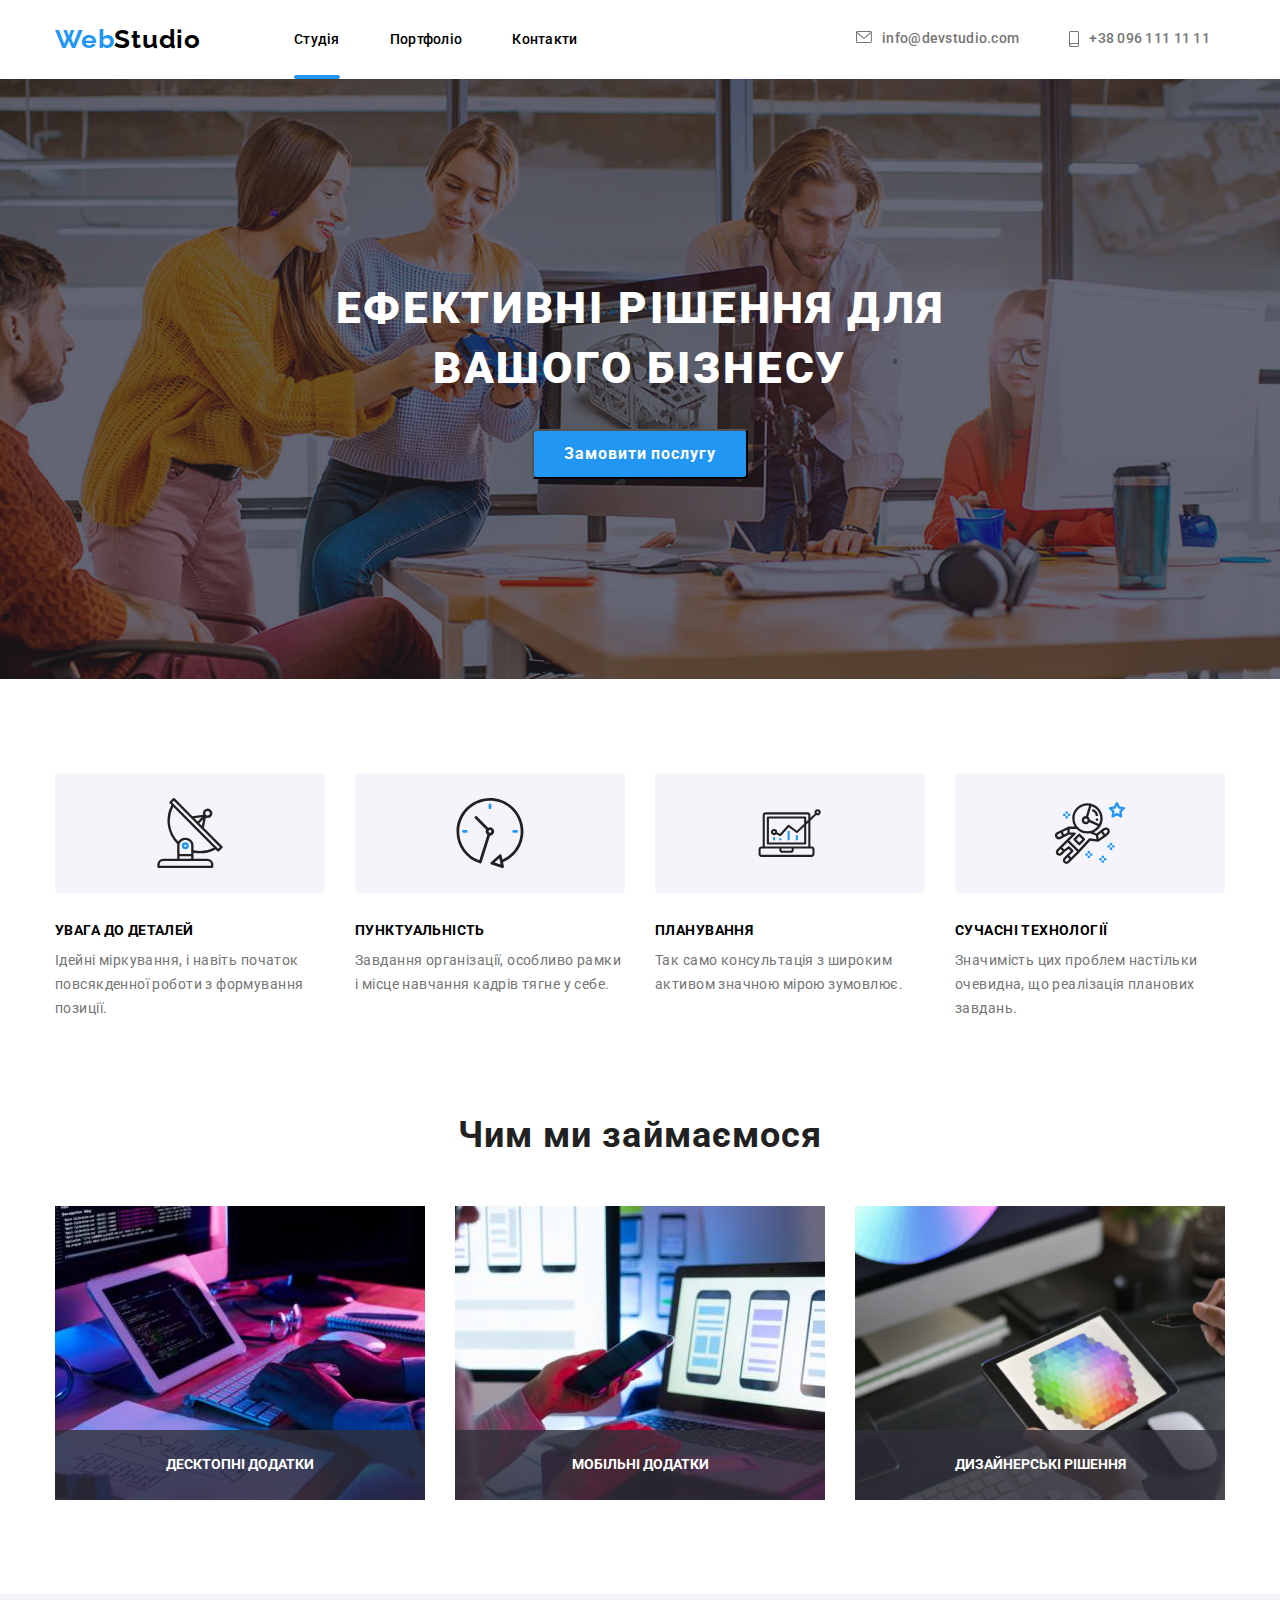
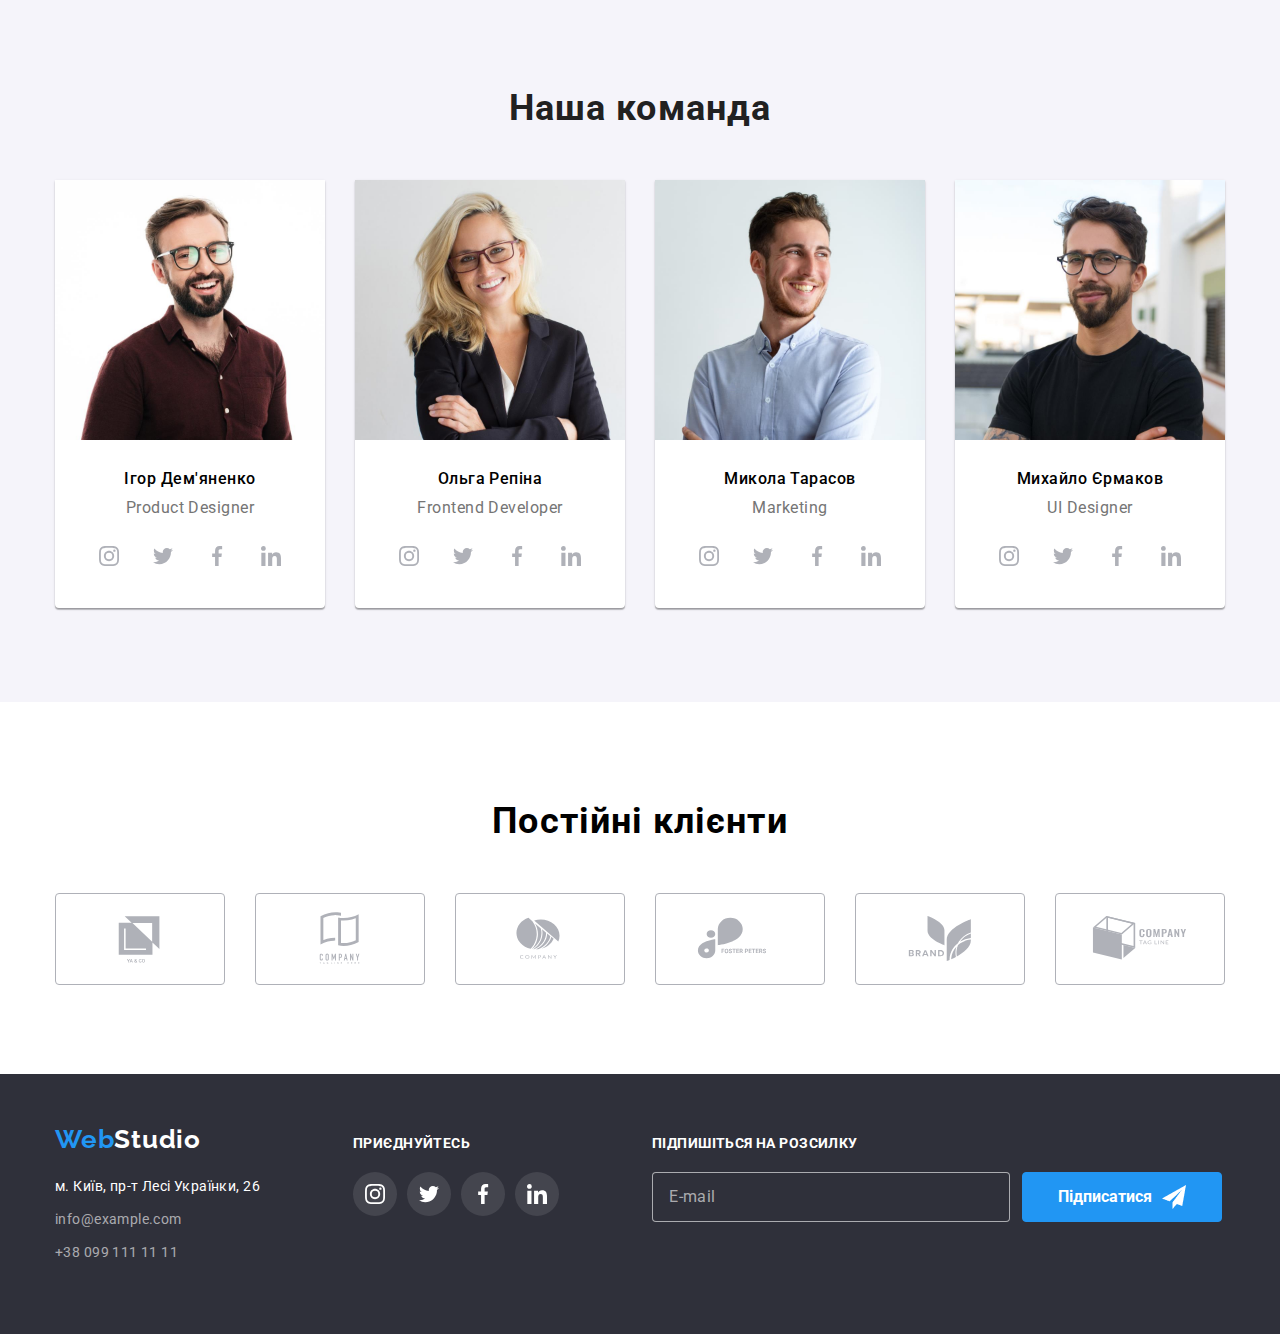
<file: index.html>
<!DOCTYPE html>
<html lang="ukr">
<head>
    <meta charset="UTF-8">
    <meta http-equiv="X-UA-Compatible" content="IE=edge">
    <meta name="viewport" content="width=device-width, initial-scale=1.0">
    <title>WebStudio</title>
    <link rel="preconnect" href="https://fonts.googleapis.com">
    <link rel="preconnect" href="https://fonts.gstatic.com" crossorigin>
    <link href="https://fonts.googleapis.com/css2?family=Raleway:wght@700&family=Roboto:wght@400;500;700;900&display=swap"
        rel="stylesheet">
    <link rel="stylesheet" href="https://cdnjs.cloudflare.com/ajax/libs/modern-normalize/0.6.0/modern-normalize.min.css">
    <link rel="stylesheet" href="https://cdnjs.cloudflare.com/ajax/libs/animate.css/4.1.1/animate.min.css" />
    <link rel="stylesheet" href="./css/styles.css">
</head>
<body>
    <header class="header">
        <div class="container">
            <nav class="header-nav">
                <a href="/" class="header-title link"><span class="header-logo-one">Web</span><span
                        class="header-logo-two">Studio</span></a>
                <ul class="header-list list">
                    <li class="header-item"><a href="./studio.html" class="header-item-link link current">Студія</a></li>
                    <li class="header-item"><a href="./portfolio.html" class="header-item-link link">Портфоліо</a></li>
                    <li class="header-item"><a href="/" class="header-item-link link">Контакти</a></li>
                </ul>
            </nav>
            <div class="header-contact">
                <ul class="header-contacts-list list">
                    <li class="header-contacts-item">
                        <a href="mailto:info@devstudio.com" class="header-item-contacts link"><svg class="icon-one" width="16" height="12"><use href="./images/icons.svg#icon-envelope"></use></svg>info@devstudio.com</a></li>
                    <li class="header-item">
                        <a href="tel:+380961111111" class="header-item-contacts link"><svg class="icon-second" width="10" height="16"><use href="./images/icons.svg#icon-smartphone"></use></svg>+38 096 111 11 11</a></li>
                </ul>
            </div>
        </div>
    </header>
    <main>
        <section class="page-hero overlay">
            <div class="container">
                <h1 class="hero-title">Ефективні рішення для вашого бізнесу</h1>
                <button type="button" class="hero-btn" data-modal-open>Замовити послугу</button>
            </div>
        </section>
        <section class="features">
            <div class="container">
                <ul class="features-list list">
                    <li class="features-item">
                        <a href="" class="features-link"><svg class="features-icon" width="70" height="70"><use href="./images/icons.svg#icon-antenna"></use></svg></a>
                        <h3 class="features-title">Увага до деталей</h3>
                        <p class="features-text">Ідейні міркування, і навіть початок повсякденної роботи з формування позиції.</p>
                    </li>
                    <li class="features-item">
                        <a href="" class="features-link"><svg class="features-icon" width="70" height="70">
                                <use href="./images/icons.svg#icon-clock"></use>
                            </svg></a>
                        <h3 class="features-title">Пунктуальність</h3>
                        <p class="features-text">Завдання організації, особливо рамки і місце навчання кадрів тягне у себе.</p>
                    </li>
                    <li class="features-item">
                        <a href="" class="features-link"><svg class="features-icon" width="70" height="70"><use href="./images/icons.svg#icon-diagram1"></use></svg></a>
                        <h3 class="features-title">Планування</h3>
                        <p class="features-text">Так само консультація з широким активом значною мірою зумовлює.</p>
                    </li>
                    <li class="features-item">
                        <a href="" class="features-link"><svg class="features-icon" width="70" height="70"><use href="./images/icons.svg#icon-astronaut1"></use></svg></a>
                        <h3 class="features-title">Сучасні технології</h3>
                        <p class="features-text">Значимість цих проблем настільки очевидна, що реалізація планових завдань.</p>
                    </li>
                </ul>
            </div>
        </section>
        <section class="gallery">
            <div class="container">
                <h2 class="gallery-title title">Чим ми займаємося</h2>
                <ul class="gallery-list list">
                    <li class="gallery-item">
                        <div class="description">
                            <img src="./images/image.box.1.jpg" alt="photo" width="370">
                            <p class="top-text">Десктопні додатки</p>
                        </div>
                    </li>
                    <li class="gallery-item">
                        <div class="description">
                            <img src="./images/image.box.2.jpg" alt="photo" width="370">
                          <p class="top-text">Мобільні додатки</p>
                        </div>
                    </li>
                    <li class="gallery-item">
                        <div class="description">
                            <img src="./images/image.box.3.jpg" alt="photo" width="370">
                        <p class="top-text">Дизайнерські рішення</p>
                    </div>
                </li>
                </ul>
            </div>
        </section>
        <section class="team-section">
            <div class="container">
                <h2 class="team-title title">Наша команда</h2>
                    <ul class="team-list list">
                        <div class="box">
                          <li class="team-item">
                            <img src="./images/image_team1.jpg" alt="team-member" width="270">
                            <div class="team-member">
                                <h3 class="team-aftertitle">Ігор Дем'яненко</h3>
                                <p class="team-text">Product Designer</p>
                                <ul class="team-soc list">
                                    <li class="team-soc-items"><a href="" class="team-soc-link"><svg class="team-soc-icon" width="20" height="20">
                                        <use href="./images/icons.svg#icon-instagram"></use></svg></a></li>
                                    <li class="team-soc-items"><a href="" class="team-soc-link"><svg class="team-soc-icon" width="20" height="20"><use href="./images/icons.svg#icon-twitter"></use></svg></a></li>
                                    <li class="team-soc-items"><a href="" class="team-soc-link"><svg class="team-soc-icon" width="20" height="20"><use href="./images/icons.svg#icon-facebook"></use></svg></a></li>
                                    <li class="team-soc-items"><a href="" class="team-soc-link"><svg class="team-soc-icon" width="20" height="20"><use href="./images/icons.svg#icon-linkedin"></use></svg></a></li>
                                </ul>
                            </div>
                        </li>
                    </div>
                       <div class="box">
                        <li class="team-item">
                            <img src="./images/image_team2.jpg" alt="team-member" width="270">
                            <div class="team-member">
                                <h3 class="team-aftertitle">Ольга Репіна</h3>
                                <p class="team-text">Frontend Developer</p>
                                <ul class="team-soc list">
                                    <li class="team-soc-items"><a href="" class="team-soc-link"><svg class="team-soc-icon" width="20" height="20">
                                        <use href="./images/icons.svg#icon-instagram"></use>
                                    </svg></a></li>
                                    <li class="team-soc-items"><a href="" class="team-soc-link"><svg class="team-soc-icon" width="20" height="20">
                                        <use href="./images/icons.svg#icon-twitter"></use>
                                    </svg></a></li>
                                    <li class="team-soc-items"><a href="" class="team-soc-link"><svg class="team-soc-icon" width="20" height="20">
                                        <use href="./images/icons.svg#icon-facebook"></use>
                                    </svg></a></li>
                                    <li class="team-soc-items"><a href="" class="team-soc-link"><svg class="team-soc-icon" width="20" height="20">
                                        <use href="./images/icons.svg#icon-linkedin"></use>
                                    </svg></a></li>
                                </ul>
                            </div>
                        </li>
                    </div> 
                        <div class="box">
                            <li class="team-item">
                            <img src="./images/image_team3.jpg" alt="team-member" width="270">
                            <div class="team-member">
                                <h3 class="team-aftertitle">Микола Тарасов</h3>
                                <p class="team-text">Marketing</p>
                                <ul class="team-soc list">
                                    <li class="team-soc-items"><a href="" class="team-soc-link"><svg class="team-soc-icon" width="20" height="20">
                                        <use href="./images/icons.svg#icon-instagram"></use>
                                    </svg></a></li>
                                    <li class="team-soc-items"><a href="" class="team-soc-link"><svg class="team-soc-icon" width="20" height="20">
                                        <use href="./images/icons.svg#icon-twitter"></use>
                                    </svg></a></li>
                                    <li class="team-soc-items"><a href="" class="team-soc-link"><svg class="team-soc-icon" width="20" height="20">
                                        <use href="./images/icons.svg#icon-facebook"></use>
                                    </svg></a></li>
                                    <li class="team-soc-items"><a href="" class="team-soc-link"><svg class="team-soc-icon" width="20" height="20">
                                        <use href="./images/icons.svg#icon-linkedin"></use>
                                    </svg></a></li>
                                </ul>
                            </div>
                        </li></div>
                        <div class="box"><li class="team-item">
                            <img src="./images/image_team4.jpg" alt="team-member" width="270">
                            <div class="team-member">
                                <h3 class="team-aftertitle">Михайло Єрмаков</h3>
                                <p class="team-text">UI Designer</p>
                                <ul class="team-soc list">
                                    <li class="team-soc-items"><a href="" class="team-soc-link"><svg class="team-soc-icon" width="20" height="20">
                                        <use href="./images/icons.svg#icon-instagram"></use>
                                    </svg></a></li>
                                    <li class="team-soc-items"><a href="" class="team-soc-link"><svg class="team-soc-icon" width="20" height="20">
                                        <use href="./images/icons.svg#icon-twitter"></use>
                                    </svg></a></li>
                                    <li class="team-soc-items"><a href="" class="team-soc-link"><svg class="team-soc-icon" width="20" height="20">
                                        <use href="./images/icons.svg#icon-facebook"></use>
                                    </svg></a></li>
                                    <li class="team-soc-items"><a href="" class="team-soc-link"><svg class="team-soc-icon" width="20" height="20">
                                        <use href="./images/icons.svg#icon-linkedin"></use>
                                    </svg></a></li>
                                </ul>
                            </div>
                        </li>
                    </div>
                </ul>
            </div>
        </section>
        <section class="clients">
            <div class="container">
                <h2 class="clients-title title">Постійні клієнти</h2>
                <div class="logos">
                    <ul class="clients-list list"></li>
                    <li class="clients-item"><a href="" class="clients-link"><svg class="clients-logo" width="106" height="60"><use href="./images/icons.svg#icon-logo"></use></svg></a></li>
                    <li class="clients-item"><a href="" class="clients-link"><svg class="clients-logo" width="106" height="60"><use href="./images/icons.svg#icon-logo-1"></use></svg></a></li>
                    <li class="clients-item"><a href="" class="clients-link"><svg class="clients-logo" width="106" height="60"><use href="./images/icons.svg#icon-logo-2"></use></svg></a></li>
                    <li class="clients-item"><a href="" class="clients-link"><svg class="clients-logo" width="106" height="60"><use href="./images/icons.svg#icon-logo-3"></use></svg></a></li>
                    <li class="clients-item"><a href="" class="clients-link"><svg class="clients-logo" width="106" height="60"><use href="./images/icons.svg#icon-logo-4"></use></svg></a></li>
                    <li class="clients-item"><a href="" class="clients-link"><svg class="clients-logo" width="106" height="60"><use href="./images/icons.svg#icon-logo-5"></use></svg></a></li>
                </ul>
                </div>
            </div>
        </section>
    </main>
        <footer class="footer page-footer">
            <div class="footer-c container">
                <div class="footer-first-part">
                    <a href="/" class="footer-title link"><span class="footer-logo-one">Web</span><span
                            class="footer-logo-two">Studio</span></a>
                    <address class="footer">
                        <div class="footer-address"><a href="https://goo.gl/maps/sLQ37TiBZNqdjhqi6" target="_blank"
                                rel="noopener noreferrer nofollow" class="footer-link link">м. Київ, пр-т Лесі Українки, 26</a>
                        </div>
                        <ul class="footer-list list">
                            <li class="footer-item"><a href="mailto:info@example.com"
                                    class="footer-contacts link">info@example.com</a></li>
                            <li class="footer-item"><a href="tel:+380991111111" class="footer-contacts link">+38 099 111 11
                                    11</a>
                            </li>
                        </ul>
                    </address>
                </div>
                <div class="footer-second-part">
                    <h3 class="footer-soc-title">ПРИєднуйтесь</h3>
                    <ul class="footer-soc list">
                        <li class="footer-soc-item"><a href="" class="footer-soc-link"><svg class="footer-soc-icon" width="20"
                                    height="20">
                                    <use href="./images/icons.svg#icon-instagram"></use>
                                </svg></a></li>
                        <li class="footer-soc-item"><a href="" class="footer-soc-link"><svg class="footer-soc-icon" width="20"
                                    height="20">
                                    <use href="./images/icons.svg#icon-twitter"></use>
                                </svg></a></li>
                        <li class="footer-soc-item"><a href="" class="footer-soc-link"><svg class="footer-soc-icon" width="20"
                                    height="20">
                                    <use href="./images/icons.svg#icon-facebook"></use>
                                </svg></a></li>
                        <li class="footer-soc-item"><a href="" class="footer-soc-link"><svg class="footer-soc-icon" width="20"
                                    height="20">
                                    <use href="./images/icons.svg#icon-linkedin"></use>
                                </svg></a></li>
                    </ul>
                </div>
                <div class="subscribe-field">
                    <h3 class="subscribe-title">Підпишіться на розсилку</h3>
                    <form class="subscribe-form">
                        <input type="email" name="subscribe-email" class="subscribe-input" placeholder="E-mail">
                        <button type="submit" class="subscribe-btn">Підписатися</button>
                    </form>
                </div>
            </div>
        </footer>
<div class="backdrop is-hidden" data-modal>
    <div class="modal">
        <button type="button" class="modal-close" data-modal-close><svg class="modal-icon" width="11" height="11"><use href="./images/icons.svg#icon-vector"></use></svg></button>
        <p class="modal-title">Залиште свої дані, ми вам передзвонимо</p>
        <form class="modal-form">
            <div class="input-field">
             <label for="user-name" class="input-title">Ім'я</label>
             <div class="input-wrap">
                <input type="text" class="form-input" name="user-name" id="user-name">
                <svg class="input-icon" width="18" height="18"><use href="./images/icons.svg#icon-person"></use></svg>
             </div>
            </div>
            <div class="input-field">
                <label for="user-tel" class="input-title">Телефон</label>
                <div class="input-wrap">
                    <input type="tel" class="form-input" name="user-tel" id="user-tel">
                    <svg class="input-icon" width="18" height="18">
                        <use href="./images/icons.svg#icon-phone"></use>
                    </svg>
                </div>
            </div>
            <div class="input-field">
                <label for="user-email" class="input-title">Пошта</label>
                <div class="input-wrap">
                    <input type="email" class="form-input" name="user-email" id="user-email">
                    <svg class="input-icon" width="18" height="18">
                        <use href="./images/icons.svg#icon-email"></use>
                    </svg>
                </div>
            </div>
            <div class="input-f">
                <label for="user-comment" class="input-title">Коментар</label>
<textarea name="user-comment" id="user-comment" class="modal-text" placeholder="Введіть текст">Введіть текст</textarea>
            </div>
            <div class="checkbox-policy">
               <label class="label">
                <input 
              type="checkbox" 
              class="checkbox"
              name="user-policy" 
              value="true"/>
            <span class="checkbox-icon"></span>
            <span class="checkbox-text">Погоджуюся з розсилкою та приймаю</span>
            <span class="checkbox-link">Умови договору</span>
            </label>
            </div>
            <div class="btn"><button type="submit" class="modal-btn">Відправити</button></div>
        </form>
    </div>
</div>
<script src="./js/modal.js"></script>
</body>
</html>
</file>
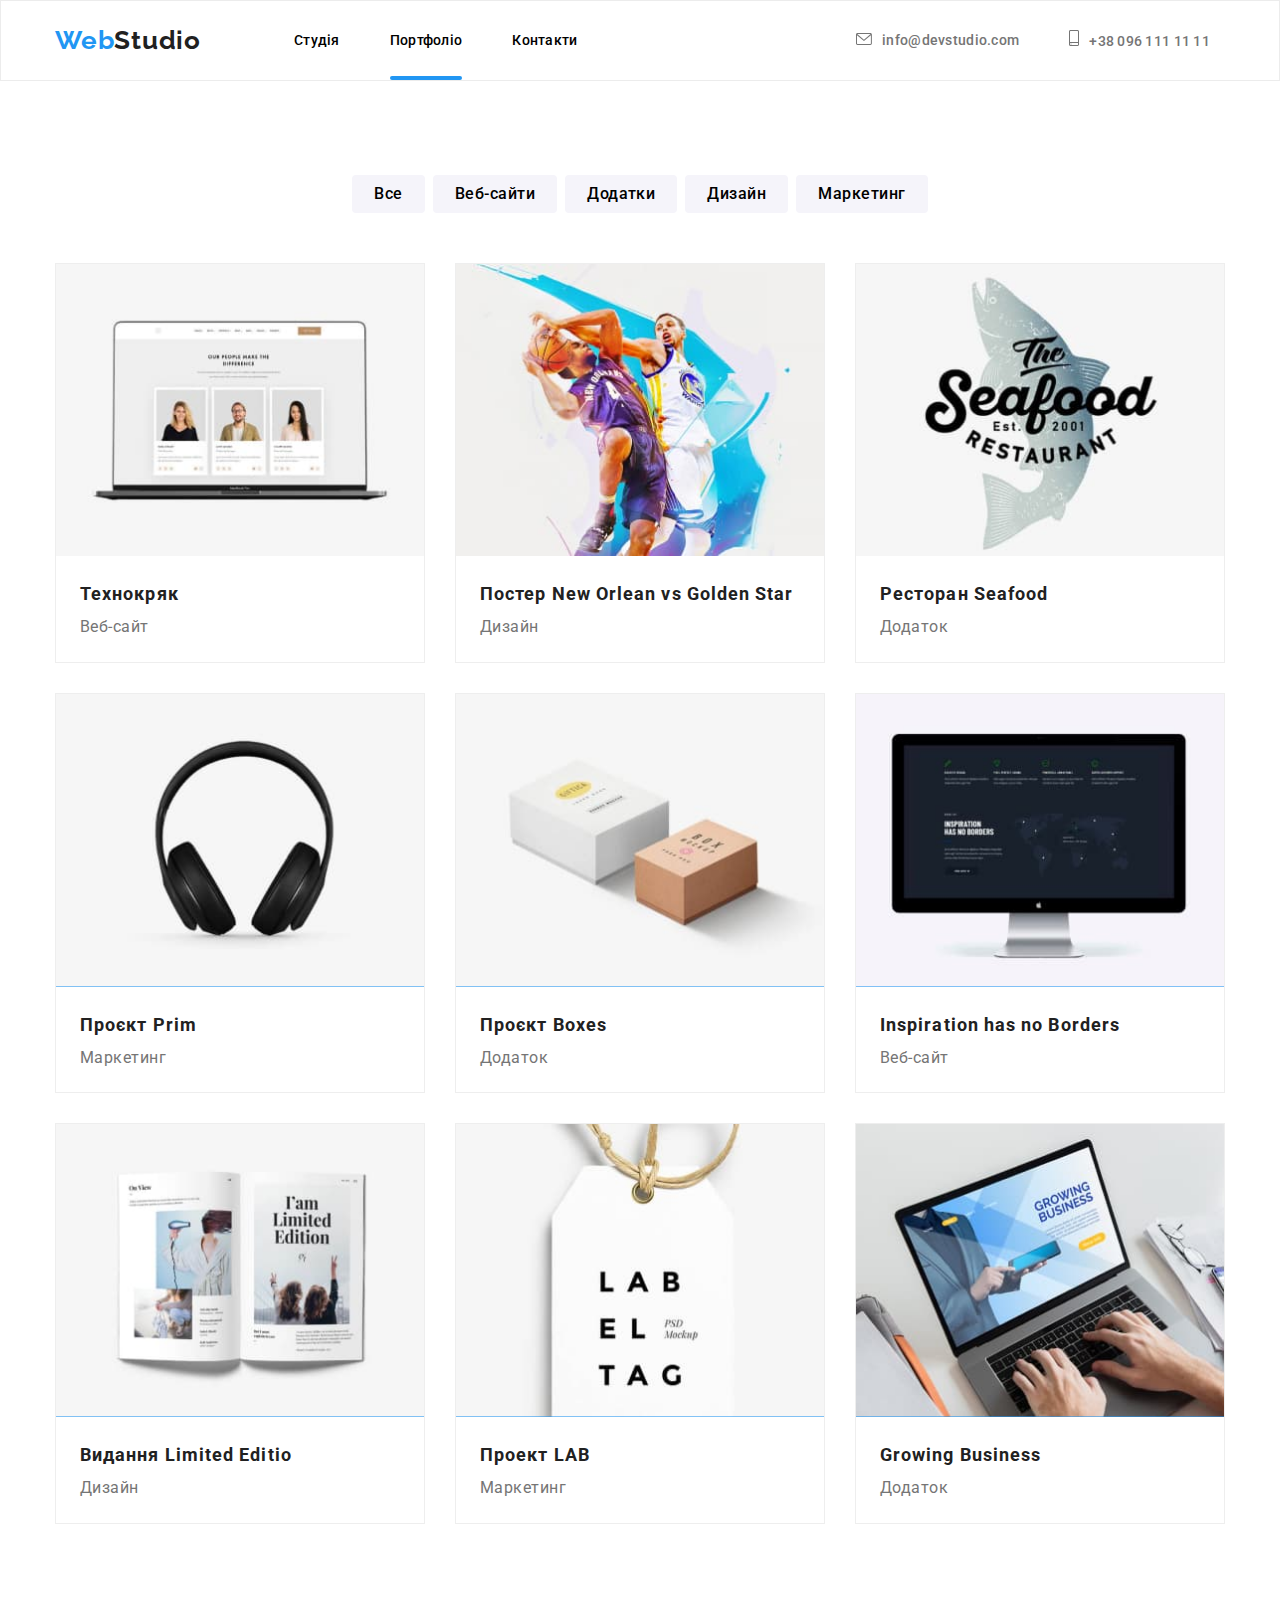
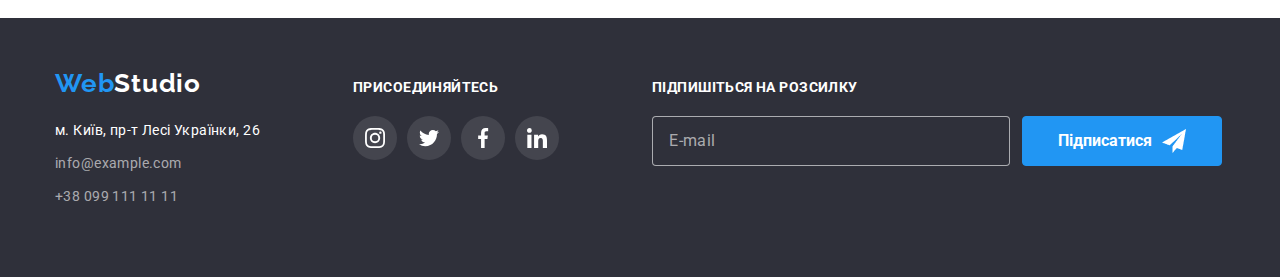
<file: portfolio.html>
<!DOCTYPE html>
<html lang="ukr">
<head>
    <meta charset="UTF-8">
    <meta http-equiv="X-UA-Compatible" content="IE=edge">
    <meta name="viewport" content="width=device-width, initial-scale=1.0">
    <title>WebStudio</title>
    <link rel="preconnect" href="https://fonts.googleapis.com">
    <link rel="preconnect" href="https://fonts.gstatic.com" crossorigin>
    <link href="https://fonts.googleapis.com/css2?family=Raleway:wght@700&family=Roboto:wght@400;500;700;900&display=swap"
        rel="stylesheet">
    <link rel="stylesheet" href="https://cdnjs.cloudflare.com/ajax/libs/modern-normalize/0.6.0/modern-normalize.min.css">
    <link rel="stylesheet" href="https://cdnjs.cloudflare.com/ajax/libs/animate.css/4.1.1/animate.min.css" />
    <link href="https://unpkg.com/aos@2.3.1/dist/aos.css" rel="stylesheet">
    <link rel="stylesheet" href="./css/portfolio.css">
</head>
<body>
    <header class="header">
        <div class="container">
            <nav class="header-nav">
                <a href="./index.html" class="header-title link"><span class="header-logo-one">Web</span><span
                        class="header-logo-two">Studio</span></a>
                <ul class="header-list list">
                    <li class="header-item"><a href="./index.html" class="header-item-link link">Студія</a></li>
                    <li class="header-item"><a href="./portfolio.html" class="header-item-link link current">Портфоліо</a></li>
                    <li class="header-item"><a href="/" class="header-item-link link">Контакти</a></li>
                </ul>
            </nav>
            <div class="header-contact">
                <ul class="header-list list">
                    <li class="header-item">
                    <a href="mailto:info@devstudio.com" class="header-item-contacts link" class="icon-envelop"><svg class="icon-envelop" width="16" height="12"><use href="./images/icons.svg#icon-envelope"></use></svg>info@devstudio.com</a>
                    </li>
                    <li class="header-item">
                    <a href="tel:+380961111111" class="header-item-contacts link"><svg class="icon-smartphone" width="10" height="16">
                        <use href="./images/icons.svg#icon-smartphone"></use>
                    </svg>+38 096 111 11 11</a></li>
                </ul>
            </div>
        </div>
    </header>
    <main>
        <section class="works">
           <div class="container">
            <h1 hidden>projects</h1>
             <div class="btn">
                <ul class="works-filter-list list">
                <li class="works-filter-item"><button type="button" class="works-filter-btn">Все</button></li>
                <li class="works-filter-item"><button type="button" class="works-filter-btn">Веб-сайти</button></li>
                <li class="works-filter-item"><button type="button" class="works-filter-btn">Додатки</button></li>
                <li class="works-filter-item"><button type="button" class="works-filter-btn">Дизайн</button></li>
                <li class="works-filter-item"><button type="button" class="works-filter-btn">Маркетинг</button></li>
            </ul>
        </div>
            <div class="examples">
                <ul class="works-examples-list list">
                    <li class="works-examples-item">
                        <article class="card">
                            <div class="card-thumb"><img src="./img-portfolio/img-a.jpg" alt="projects" width="370">
                                <p class="text-top">Ресурс пропонує комплексні пропозиції з різним рівнем функціоналу та сервісів. Все це дозволить
                                    відвідувачу отримати
                                    вичерпні відомості про компанію чи приватну особу.</p>
                            </div>
                            <div class="description">
                                <h2 class="works-title">Технокряк</h2>
                                <p class="works-text">Веб-сайт</p>
                            </div>
                        </article>
                    </li>
                    <li class="works-examples-item">
                        <article class="card">
                            <div class="card-thumb"><img src="./img-portfolio/img-b.jpg" alt="projects" width="370">
                                <p class="text-top">Ресурс пропонує комплексні пропозиції з різним рівнем функціоналу та сервісів. Все це дозволить
                                    відвідувачу отримати
                                    вичерпні відомості про компанію чи приватну особу.</p>
                            </div>
                            <div class="description">
                                <h2 class="works-title">Постер New Orlean vs Golden Star</h2>
                                <p class="works-text">Дизайн</p>
                            </div>
                        </article>
                    </li>
                    <li class="works-examples-item">
                        <article class="card">
                            <div class="card-thumb"><img src="./img-portfolio/img-c.jpg" alt="projects" width="370">
                                <p class="text-top">Ресурс пропонує комплексні пропозиції з різним рівнем функціоналу та сервісів. Все це дозволить
                                    відвідувачу отримати
                                    вичерпні відомості про компанію чи приватну особу.</p>
                            </div>
                            <div class="description">
                                <h2 class="works-title">Ресторан Seafood</h2>
                                <p class="works-text">Додаток</p>
                            </div>
                        </article>
                    </li>
                    <li class="works-examples-item">
                        <article class="card">
                            <div class="card-thumb"><img src="./img-portfolio/img-d.jpg" alt="projects" width="370">
                                <p class="text-top">Ресурс пропонує комплексні пропозиції з різним рівнем функціоналу та сервісів. Все це дозволить
                                    відвідувачу отримати
                                    вичерпні відомості про компанію чи приватну особу.</p>
                            </div>
                            <div class="description">
                                <h2 class="works-title">Проєкт Prim</h2>
                                <p class="works-text">Маркетинг</p>
                            </div>
                        </article>
                    </li>
                    <li class="works-examples-item">
                        <article class="card">
                            <div class="card-thumb"><img src="./img-portfolio/img-e.jpg" alt="projects" width="370">
                                <p class="text-top">Ресурс пропонує комплексні пропозиції з різним рівнем функціоналу та сервісів. Все це дозволить
                                    відвідувачу отримати
                                    вичерпні відомості про компанію чи приватну особу.</p>
                            </div>
                            <div class="description">
                                <h2 class="works-title">Проєкт Boxes</h2>
                                <p class="works-text">Додаток</p>
                            </div>
                        </article>
                    </li>
                    <li class="works-examples-item">
                        <article class="card">
                            <div class="card-thumb"><img src="./img-portfolio/img-f.jpg" alt="projects" width="370">
                                <p class="text-top">Ресурс пропонує комплексні пропозиції з різним рівнем функціоналу та сервісів. Все це дозволить
                                    відвідувачу отримати
                                    вичерпні відомості про компанію чи приватну особу.</p>
                            </div>
                            <div class="description">
                                <h2 class="works-title">Inspiration has no Borders</h2>
                                <p class="works-text">Веб-сайт</p>
                            </div>
                        </article>
                    </li>
                    <li class="works-examples-item">
                        <article class="card">
                            <div class="card-thumb"><img src="./img-portfolio/img-g.jpg" alt="projects" width="370">
                                <p class="text-top">Ресурс пропонує комплексні пропозиції з різним рівнем функціоналу та сервісів. Все це дозволить відвідувачу отримати
                                вичерпні відомості про компанію чи приватну особу.</p>
                            </div>
                            <div class="description">
                                <h2 class="works-title">Видання Limited Editio</h2>
                                <p class="works-text">Дизайн</p>
                            </div>
                        </article>
                    </li>
                    <li class="works-examples-item">
                        <article class="card">
                            <div class="card-thumb"><img src="./img-portfolio/img-h.jpg" alt="projects" width="370">
                            <p class="text-top">Ресурс пропонує комплексні пропозиції з різним рівнем функціоналу та сервісів. Все це дозволить
                                відвідувачу отримати вичерпні відомості про компанію чи приватну особу.</p></div>
                            <div class="description">
                                <h2 class="works-title">Проект LAB</h2>
                                <p class="works-text">Маркетинг</p>
                            </div>
                        </article>
                    </li>
                    <li class="works-examples-item">
                        <article class="card">
                            <div class="card-thumb"><img src="./img-portfolio/img-j.jpg" alt="projects" width="370"><p class="text-top">Ресурс пропонує комплексні пропозиції з різним рівнем функціоналу та сервісів. Все це дозволить
                                відвідувачу отримати вичерпні відомості про компанію чи приватну особу.</p></div>
                            <div class="description">
                                <h2 class="works-title">Growing Business</h2>
                                <p class="works-text">Додаток</p>
                            </div>
                        </article>
                    </li>
                </ul>
            </div>
        </div>
    </section>
</main>
    <footer class="footer page-footer">
        <div class="footer-c container">
            <div class="footer-first-part">
                <a href="/" class="footer-title link"><span class="footer-logo-one">Web</span><span
                        class="footer-logo-two">Studio</span></a>
                <address class="footer">
                    <div class="footer-address"><a href="https://goo.gl/maps/sLQ37TiBZNqdjhqi6" target="_blank"
                            rel="noopener noreferrer nofollow" class="footer-link link">м. Київ, пр-т Лесі Українки, 26</a>
                    </div>
                    <ul class="footer-list list">
                        <li class="footer-item"><a href="mailto:info@example.com" class="footer-contacts link">info@example.com</a></li>
                        <li class="footer-item"><a href="tel:+380991111111" class="footer-contacts link">+38 099 111 11 11</a>
                        </li>
                    </ul>
                </address>
            </div>
            <div class="footer-second-part">
                <h3 class="footer-soc-title">ПРИСОЕДИНЯЙТЕСЬ</h3>
                <ul class="footer-soc list">
                    <li class="footer-soc-item"><a href="" class="footer-soc-link"><svg class="footer-soc-icon" width="20" height="20">
                                <use href="./images/icons.svg#icon-instagram"></use>
                            </svg></a></li>
                    <li class="footer-soc-item"><a href="" class="footer-soc-link"><svg class="footer-soc-icon" width="20" height="20">
                                <use href="./images/icons.svg#icon-twitter"></use>
                            </svg></a></li>
                    <li class="footer-soc-item"><a href="" class="footer-soc-link"><svg class="footer-soc-icon" width="20" height="20">
                                <use href="./images/icons.svg#icon-facebook"></use>
                            </svg></a></li>
                    <li class="footer-soc-item"><a href="" class="footer-soc-link"><svg class="footer-soc-icon" width="20" height="20">
                                <use href="./images/icons.svg#icon-linkedin"></use>
                            </svg></a></li>
                </ul>
            </div>
            <div class="subscribe-field">
                <h3 class="subscribe-title">Підпишіться на розсилку</h3>
                <form class="subscribe-form">
                <input 
                type="email" 
                name="subscribe-email" 
                class="subscribe-input" 
                placeholder="E-mail">
               <button type="submit" class="subscribe-btn">Підписатися</button>
            </form>
          </div>
        </div>
    </footer>
    <script src="https://unpkg.com/aos@2.3.1/dist/aos.js"></script>
    <script>
        AOS.init();
    </script>
</body>
</html>
</file>
<file: css/styles.css>
:root {
    --accent-color: #2196F3;
    --main-title-color: #FFFFFF;
    --second-title-color: #000000;
    --text-color: #757575;
    --btn-color: #FFFFFF;
}

html {
    box-sizing: border-box;
}

*,
*::before,
*::after {
    box-sizing: inherit;
}

body {
font-family: Roboto, sans-serif;
color: #000000;
margin: 0%;
}

p,
h1,
h2,
h3,
h4,
h5,
h6,
ul {
    margin: 0;
    padding: 0;
}
.container {
    width: 1200px;
    margin-left: auto;
    margin-right: auto;
    padding-left: 15px;
    padding-right: 15px;

}

.list {
    margin: 0;
    padding: 0;
    list-style: none
}
.link {
    text-decoration: none;
}

.title {
    font-weight: 700;
    font-size: 36px;
    line-height: 1.16;
    letter-spacing: 0.03em;
    color: var(--second-title-color);
}

 /*--HEADER--*/

.header {
    background-color: var(--main-title-color);
}

.header 
.container {
    display: flex;
}

.header-nav {
    display: flex;
}

.header-title {
font-family: 'Raleway', sans-serif;
font-style: normal;
font-weight: 700;
font-size: 26px;
line-height: 1.19;
letter-spacing: 0.03em;
padding-top: 24px;
padding-bottom: 24px;
margin-right: 93px;

}

.header-logo-one {
font-family: 'Raleway', sans-serif;
font-style: normal;
font-weight: 700;
font-size: 26px;
line-height: 1.19;   
letter-spacing: 0.03em;  
color: var(--accent-color);
}

.header-logo-two {
font-family: 'Raleway', sans-serif;
font-style: normal;
font-weight: 700;
font-size: 26px;
line-height: 1.19;   
letter-spacing: 0.03em;  
color: var(--second-title-color);

}

.header-list {
    display: flex;
    align-items: center;
}

.header-item:not(:last-child) {
    margin-right: 50px;
}

.header-item-link {
position: relative;
font-weight: 500;
font-size: 14px;
line-height: 1.14;
letter-spacing: 0.02em;
color: var(--second-title-color);
padding-top: 32px;
padding-bottom: 32px;

transition-property: color;
transition-duration: 250ms;
transition-timing-function: cubic-bezier(0.4, 0, 0.2, 1);

}

.header-item-link:hover,
.header-item-link:focus {
    color: #2196F3;

}

.header-item-link.current::after {
    content: '';
    position: absolute;
    display: block;
    width: 100%;
    height: 4px;
    background-color: #2196F3;
    bottom: 0;
    border-radius: 2px;
    

    transition-property: color;
    transition-duration: 250ms;
    transition-timing-function: cubic-bezier(0.4, 0, 0.2, 1);
 
}




.header-contact {
    display: flex;
    align-items: center;
    margin-left: auto;
    column-gap: 50px;
    margin-right: 15px;
}

.header-contacts-list{
    display: flex;
    margin-left: auto;
    align-items: center;
}

.header-contacts-item:not(:last-child) {
    margin-right: 50px;
}

.header-item-contacts {
display: flex;
font-weight: 500;
font-size: 14px;
line-height: 1.14;
letter-spacing: 0.02em;
color: var(--text-color);

transition-property: color;
transition-duration: 250ms;
transition-timing-function: cubic-bezier(0.4, 0, 0.2, 1);

}

.icon-one,
.icon-second {
    margin-right: 10px;
    fill: #757575;
    transition-property: color;
    transition-duration: 250ms;
    transition-timing-function: cubic-bezier(0.4, 0, 0.2, 1);

}

.header-item-contacts:hover,
.header-item-contacts:focus {
    color: #2196F3;
}

.header-item-contacts:hover .icon-one, 
.header-item-contacts:focus .icon-second {
    fill: #2196F3;
}

.header-item-contacts:hover .icon-second,
.header-item-contacts:focus .icon-second {
    fill: #2196F3;
}


/*--hero--*/

.page-hero {
    background-color: #757575;
    padding-top: 200px;
    padding-bottom: 200px;

}

.overlay {
    max-width: 1600px;
    height: 600px;
    margin-left: auto;
    margin-right: auto;
    background-image: linear-gradient(rgba(47, 48, 58, 0.4), rgba(47, 48, 58, 0.4)), url(../images/hero.jpg);
    background-repeat: no-repeat;
    background-position: center;

}

.hero-title {
font-style: normal;
font-weight: 900;
font-size: 44px;
line-height: 1.36;
letter-spacing: 0.06em;
text-transform: uppercase;
color: var(--main-title-color);
max-width: 696px;
margin: 0 auto;
margin-bottom: 30px;
text-align: center;
}

.hero-btn {
display: block;
font-family: inherit;
font-weight: 700;
font-size: 16px;
line-height: 1.88;
text-align: center;
letter-spacing: 0.06em;
color: var(--btn-color);
background-color: var(--accent-color);
cursor: pointer;
margin: 0 auto;
min-width: 216px;
height: 50px;
border-radius: 4px;

transition-property: background-color;
transition-duration: 250ms;
transition-timing-function: cubic-bezier(0.4, 0, 0.2, 1);
}

.hero-btn:hover,
.hero-btn:focus {
background-color: #757575;


}
/*--features--*/

.features {
    padding-top: 94px;
    padding-bottom: 94px;
}

.features .container {
    display: flex;
}

.features-link {
 display: flex;
 align-items: center;
 justify-content: center;
 width: 270px;
 height: 120px;
 border-radius: 4px;
 background-color: #F5F4FA;
 margin-bottom: 30px;
}
 

.features-list {
    display: flex;
    column-gap: 30px;
}

.features-item {
    column-gap: 30px;
    width: 270px;
}

.features-title {
font-weight: 700;
font-size: 14px;
line-height: 1.14;
letter-spacing: 0.03em;
text-transform: uppercase;
color: var(--second-title-color);
margin-bottom: 10px;

}

.features-text {
    font-family: 'Roboto', sans-serif;
    font-weight: 400;
    font-size: 14px;
    line-height: 1.71;
    letter-spacing: 0.03em;
    color: var(--text-color);



}

/*--Galerry--*/

.gallery { 
    padding-bottom: 94px;
}

.gallery .container {
    display: block;
}
.gallery-title {
    margin-left: 0 auto;
    text-align: center;
    font-weight: 700;
    font-size: 36px;
    line-height: 1.16;
    letter-spacing: 0.03em;
    color: #212121;
    margin-bottom: 50px;
}

img {
    display: block;
    max-width: 100%;
    height: auto;
}

.description {
    position: relative;
    overflow: hidden;
   
}

.top-text:hover,
.top-text:focus {
    background-color: rgba(47, 48, 58, 0.8);
    color: #FFFFFF;

}

.top-text {
    position: absolute;
    width: 370px;
    height: 70px;
    right: 0;
    bottom: 0;
    padding-top: 27px;
    padding-bottom: 27px;
    font-weight: 700;
    font-size: 14px;
    line-height: 1.14;
    text-align: center;
    color: #FFFFFF;
    text-transform: uppercase;

    background: rgba(47, 48, 58, 0.8);
    transition-property: background-color, color;
    transition-duration: 250ms;
    transition-timing-function: cubic-bezier(0.4, 0, 0.2, 1);

}

.gallery-list {
    display: flex;
    column-gap: 30px;
    margin-left: auto;

}

/*--Team--*/

.team-section {
    padding-top: 94px;
    padding-bottom: 94px;
    background-color: #F5F4FA;
}

.team-section .container {
    display: block;
}

.team-title {
    font-weight: 700;
    font-size: 36px;
    line-height: 1.16;
    text-align: center;
    letter-spacing: 0.03em;
    color: #212121;
    margin-left: 0 auto;
    padding-bottom: 50px;

}

.team-list {
 display:flex;
 margin-left: 0 auto;
 text-align: center;
 column-gap: 30px;

}
.box {
    width: 270px;
    height: 428px;
    background: #FFFFFF;
    box-shadow: 0px 1px 3px rgba(0, 0, 0, 0.12), 0px 1px 1px rgba(0, 0, 0, 0.14), 0px 2px 1px rgba(0, 0, 0, 0.2);
    border-radius: 0px 0px 4px 4px;
}

.team-member {
    padding-top: 30px;
    padding-bottom: 30px;
}

.team-aftertitle {
font-weight: 500;
font-size: 16px;
line-height: 1.18;
letter-spacing: 0.03em;
color: var(--second-title-color);
text-align: center;
margin-bottom: 10px;
}


.team-text {
font-size: 16px;
line-height: 1.18;
letter-spacing: 0.03em;
color: var(--text-color);
margin-bottom: 16px;
}

.team-soc {
    display: flex;
    justify-content: center;
    gap: 10px;
}
.team-soc-link {
    width: 44px;
    height: 44px;
    border-radius: 50%;
    background-color: var(--main-title-color);
    display: flex;
    align-items: center;
    justify-content: center;

    transition-property: background-color, fill;
    transition-duration: 250ms;
    transition-timing-function: cubic-bezier(0.4, 0, 0.2, 1);
    
}

.team-soc-link:hover,
.team-soc-link:focus {
    background-color: var(--accent-color);
    fill: #FFFFFF;

}

.team-soc-icon {
    fill: #AFB1B8;
    transition-property: fill;
    transition-duration: 250ms;
    transition-timing-function: cubic-bezier(0.4, 0, 0.2, 1);
}

.team-soc-icon:hover,
.team-soc-icon:focus {
    fill: #FFFFFF;
}

.team-soc-link:hover .team-soc-icon,
.team-soc-link:focus .team-soc-icon {
    fill: #FFFFFF;
}

/*--Clients--*/

.clients {
    padding-top: 99px;
    padding-bottom: 89px;
}

.clients .container {
    display: block;
}



.clients-title {
    text-align: center;
    margin-bottom: 50px;
}

.clients-list {
    display: flex;
    justify-content: center;
    gap: 30px;
}
    

.clients-link {
    width: 170px;
    height: 92px;
    border-radius: 4px;
    border: 1px solid #AFB1B8;
    display: flex;
    align-items: center;
    justify-content: center;

    transition-property: border, fill;
    transition-duration: 250ms;
    transition-timing-function: cubic-bezier(0.4, 0, 0.2, 1);

}

.clients-logo {
    fill: #AFB1B8;
    transition-property: fill;
    transition-duration: 250ms;
    transition-timing-function: cubic-bezier(0.4, 0, 0.2, 1);
}

.clients-link:hover,
.clients-link:focus {
    border: 1px solid var(--accent-color);
    fill: var(--accent-color);

}

.clients-link:hover .clients-logo,
.clients-link:focus .clients-logo {
    fill: var(--accent-color);
}


/*--Footer--*/

.footer .container {
    background-color: #2F303A;

}

.footer-c {
    display: flex;
}

.page-footer {
    background-color: #2F303A;
    padding-top: 50px;
    padding-bottom: 60px;

}

.footer-title {
    display: block;
    font-family: 'Raleway', sans-serif;
    font-style: normal;
    font-weight: 700;
    font-size: 26px;
    line-height: 1.19;
    letter-spacing: 0.03em;
    margin-bottom: 20px;

}

.footer-logo-one {
    font-family: 'Raleway', sans-serif;
    font-style: normal;
    font-weight: 700;
    font-size: 26px;
    line-height: 1.19;
    letter-spacing: 0.03em;
    color: #2196F3;

}

.footer-logo-two {
    font-family: 'Raleway', sans-serif;
    font-style: normal;
    font-weight: 700;
    font-size: 26px;
    line-height: 1.19;
    letter-spacing: 0.03em;
    color: #FFFFFF;
}


.footer-list {
    display: block;

}

.footer-address {
    margin-bottom: 9px;

}

.footer-link {
    font-style: normal;
    font-weight: 400;
    font-size: 14px;
    line-height: 1.71;
    letter-spacing: 0.03em;
    color: #FFFFFF;
    margin-bottom: 9px;

    transition-property: color;
    transition-duration: 250ms;
    transition-timing-function: cubic-bezier(0.4, 0, 0.2, 1);

}

.footer-link:hover,
.footer-link:focus {
    color: var(--accent-color);
}

.footer-item {
    margin-bottom: 9px;
}

.footer-contacts {
    font-style: normal;
    font-weight: 400;
    font-size: 14px;
    line-height: 1.71;
    letter-spacing: 0.03em;
    color: rgba(255, 255, 255, 0.6);
    margin-bottom: 9px;

    transition-property: color;
    transition-duration: 250ms;
    transition-timing-function: cubic-bezier(0.4, 0, 0.2, 1);

}

.footer-contacts:hover,
.footer-contacts:focus {
    color: var(--accent-color);
}

.footer-second-part {
    margin-left: 93px;
}

.footer-soc-title {
    font-weight: 700;
    font-size: 14px;
    line-height: 1.14;
    letter-spacing: 0.03em;
    text-transform: uppercase;
    color: #FFFFFF;
    margin-top: 12px;
    margin-bottom: 20px;


}

.footer-soc {
    display: flex;
    gap: 10px;
    margin-left: 0 auto;
    margin-right: 0 auto;

}

.footer-soc-link {
    display: flex;
    align-items: center;
    justify-content: center;
    width: 44px;
    height: 44px;
    border-radius: 50%;
    background-color: rgba(255, 255, 255, 0.1);
    transition-property: background-color;
    transition-duration: 250ms;
    transition-timing-function: cubic-bezier(0.4, 0, 0.2, 1);
}

.footer-soc-link:hover,
.footer-soc-link:focus {
    background-color: #2196F3;
}


.footer-soc-icon {
    fill: #FFFFFF;
}

.subscribe-field {
    margin-left: 93px;

}

.subscribe-form {
    display: flex;
    
}

.subscribe-title {
    display: block;
    font-weight: 700;
    font-size: 14px;
    line-height: 1.14;
    letter-spacing: 0.03em;
    text-transform: uppercase;
    color: #FFFFFF;
    margin-top: 12px;
    margin-bottom: 20px;
}

.subscribe-input {
    width: 358px;
    height: 50px;
    border: 1px solid rgba(255, 255, 255, 0.6);
    background-color: #2F303A;
    border-radius: 4px;
    padding-left: 16px;
    margin-right: 12px;
    font-weight: 400;
    font-size: 16px;
    line-height: 1.25;
    letter-spacing: 0.03em;
    color: rgba(255, 255, 255, 0.6);

}

.subscribe-input::placeholder {
    font-size: 16px;
    color: rgba(255, 255, 255, 0.6);
}

.subscribe-btn {
    display: flex;
    align-items: center;
    justify-content: center;
    width: 200px;
    height: 50px;
    font-weight: 700;
    font-size: 16px;
    line-height: 1.87;
    background: #2196F3;
    color: #FFFFFF;
    border-radius: 4px;
    cursor: pointer;
    border: 1px solid #2196F3;

}


.subscribe-btn::after {
    content: "";
    width: 24px;
    height: 24px;
    margin-left: 10px;
    background-size: contain;
    background-image: url(../images/icon\ send.png);
}


.backdrop {
    position: fixed;
    top: 0;
    width: 100%;
    height: 100%;
    background-color: rgba(0, 0, 0, 0.2);
    transition: opacity 500ms cubic-bezier(0.4, 0, 0.2, 1), visibility 500ms;
}

.modal {
    position: absolute;
    width: 528px;
    min-height: 581px;
    background-color: #FFFFFF;
    border-radius: 4px;
    top: 50%;
    left: 50%;
    transform: translate(-50%, -50%) scale(1);
    transition: transform 500ms cubic-bezier(0.4, 0, 0.2, 1);
    padding: 40px;
}

.modal-icon {
    cursor: pointer;
}

.modal-close:hover {
    fill: #2196F3;
}
.modal-title {
    font-weight: 700;
    font-size: 20px;
    line-height: 1.15;
    text-align: center;
    letter-spacing: 0.03em;
    color: #212121;
    margin-bottom: 12px;
}

.input-field {
    margin-bottom: 10px;
}

.input-wrap {
   position: relative;    
}

.form-input {
    width: 100%;
    height: 40px;
    border: 1px solid rgba(33, 33, 33, 0.2);
    border-radius: 4px;
    padding-left: 40px;
    margin-top: 4px;
    
}

.form-input:focus {
    outline-color: #2196F3;
}

.input-icon {
    position: absolute;
    left: 12px;
    top: 50%;
    transform: translateY(-50%);

    transition-property: color;
    transition-duration: 250ms;
    transition-timing-function: cubic-bezier(0.4, 0, 0.2, 1);
}

.form-input:focus + .input-icon {
    fill: #2196F3;
}


.input-title {
    font-weight: 400;
    font-size: 12px;
    line-height: 1.16;
    letter-spacing: 0.01em;
    color: #757575;
    
}

.modal-text {
      width: 100%;
      height: 120px;
      border: 1px solid rgba(33, 33, 33, 0.2);
      border-radius: 4px;
      resize: none;
      padding: 12px 16px;
      margin-top: 4px;
      margin-bottom: 20px;
      font-weight: 400;
      font-size: 12px;
      line-height: 1.16;
      letter-spacing: 0.01em;
      color: #757575;
}

.modal-text::placeholder {
font-weight: 400;
font-size: 12px;
line-height: 1.16;
letter-spacing: 0.01em;
color: rgba(117, 117, 117, 0.5);
}

.checkbox {
    position: absolute;
    width: 1px;
    height: 1px;
    overflow: hidden;
    border: 0;
    padding: 0;
    clip: rect(0 0 0 0);
    margin: -1px;
    
}

.checkbox-icon {
    display: inline-block;
    width: 16px;
    height: 15px;
    border: 2px solid #212121;
    border-radius: 3px;
    margin-left: 12px;
    margin-right: 8.38px;

    
   
}

.checkbox:checked + .checkbox-icon {
    background-color: #2196F3;
    background-image: url(../images/icon-check.svg);
    border-color: #2196F3;
    background-size: contain;
    background-origin: content-box;
    background-repeat: no-repeat;

}

.checkbox-text {
    display: flex;
    margin-right: 4px;
    font-weight: 400;
    font-size: 14px;
    line-height: 1.71;
    letter-spacing: 0.03em;
    color: #757575;
}

.checkbox-link {
    font-weight: 400;
    font-size: 14px;
    line-height: 1.71;
    letter-spacing: 0.03em;
    text-decoration-line: underline;
    color: #2196F3;
}

.label {
    display: flex;
    align-items: center;
}

.btn {
    display: flex;
    align-items: center;
    justify-content: center;
    margin-top: 30px;
}
.modal-btn {
    display: flex;
    width: 200px;
    height: 50px;
    left: 700px;
    top: 712px;
    font-weight: 700;
    font-size: 16px;
    line-height: 1.87;
    letter-spacing: 0.06em;
    align-items: center;
    justify-content: center;
    color: #FFFFFF;
    background: #2196F3;
    border: 1px solid #2196F3;
    border-radius: 4px;
    box-shadow: 0px 4px 4px rgba(0, 0, 0, 0.15);
    cursor: pointer;

}


.backdrop.is-hidden .modal {
    transform: translate(-50%, -50%) scale(0);
}

.modal-close {
    position: absolute;
    display: flex;
    right: 8px;
    top: 8px;
    width: 30px;
    height: 30px;
    align-items: center;
    justify-content: center;
    border: 1px solid rgba(0, 0, 0, 0.1);
    border-radius: 50%;
    background-color: #FFFFFF;
}

.is-hidden {
    opacity: 0;
    visibility: hidden;
    pointer-events: none;
}

.no-scroll {
    overflow: hidden;
}
</file>
<file: css/portfolio.css>
:root {
    --accent-color: #2196F3;
    --main-title-color: #212121;
    --text-color: #757575;
    --btn-color: #212121;
    --main-header-color: #ffffff;
    --w-e-gap: 30px;
}
html {
    box-sizing: border-box;
}

*,
*::before,
*::after {
    box-sizing: inherit;
}

body {
    font-family: Roboto, sans-serif;
    color: #000000;
    margin: 0;
}

p,
h1,
h2,
h3,
h4,
h5,
h6,
ul {
    margin: 0;
    padding: 0;
}

.container {
    width: 1200px;
    margin-left: auto;
    margin-right: auto;
    padding-left: 15px;
    padding-right: 15px;

}

img {
    display: block;
    max-width: 100%;
    height: auto;
}

.list {
    list-style: none
}

.link {
    text-decoration: none;
}

/*--HEADER--*/

.header {
    border: 1px solid #ECECEC;
    background-color: var(--main-header-color)
    
    
}
.header .container {
    display: flex;


}

.header-nav {
    display: flex;

}

.header-title {
    font-family: 'Raleway', sans-serif;
    font-style: normal;
    font-weight: 700;
    font-size: 26px;
    line-height: 1.19;
    letter-spacing: 0.03em;
    padding-top: 24px;
    padding-bottom: 24px;
    margin-right: 93px;

}

.header-logo-one {
    font-family: 'Raleway', sans-serif;
    font-style: normal;
    font-weight: 700;
    font-size: 26px;
    line-height: 1.19;
    letter-spacing: 0.03em;
    color: var(--accent-color);

}

.header-logo-two {
    font-family: 'Raleway', sans-serif;
    font-style: normal;
    font-weight: 700;
    font-size: 26px;
    line-height: 1.19;
    letter-spacing: 0.03em;
    color: var(--main-title-color); 
}


.header-list {
    display: flex;
    margin-left: auto;
    align-items: center;

}

.header-item:not(:last-child) {
    margin-right: 50px;
}

.header-item-link:hover,
.header-item-link:focus {
    color: #2196F3;
}

.header-item-link {
    position: relative;
    font-weight: 500;
    font-size: 14px;
    line-height: 1.14;
    letter-spacing: 0.02em;
    color: var(--second-title-color);
    padding-top: 32px;
    padding-bottom: 32px;


    transition-property: color;
    transition-duration: 250ms;
    transition-timing-function: cubic-bezier(0.4, 0, 0.2, 1);
}

.header-item-contacts:hover,
.header-item-contacts:focus {
    color: #2196F3;
}

.header-item-link.current::after{
    content: '';
    position: absolute;
    display: block;
    width: 100%;
    height: 4px;
    background-color: #2196F3;
    bottom: 0;
    border-radius: 2px;
    
    
    transition-property: color;
    transition-duration: 250ms;
    transition-timing-function: cubic-bezier(0.4, 0, 0.2, 1);

}



.icon-envelop,
.icon-smartphone {
    margin-right: 10px;
    fill: #757575;

    transition-property: color;
    transition-duration: 250ms;
    transition-timing-function: cubic-bezier(0.4, 0, 0.2, 1);
}



.header-item-contacts:hover .icon-envelop,
.header-item-contacts:focus .icon-smartphone {
    fill: #2196F3;
}

.header-item-contacts:hover .icon-smartphone,
.header-item-contacts:focus .icon-smartphone {
    fill: #2196F3;
}


.header-contact {
    display: flex;
    align-items: center;
    margin-left: auto;
    column-gap: 50px;
    margin-right: 15px;
}

.header-item-contacts {
    font-weight: 500;
    font-size: 14px;
    line-height: 1.14;
    letter-spacing: 0.02em;
    color: var(--text-color);

    transition-property: color;
    transition-duration: 250ms;
    transition-timing-function: cubic-bezier(0.4, 0, 0.2, 1);
}


/*--FILTER--*/

.works {
    padding-top: 94px;
    padding-bottom: 94px;
}


.works-filter-list {
    display: flex;
    margin-left: 0 auto;
    text-align: center;
    margin-bottom: 50px;
    column-gap: 8px;
    justify-content: center;
}

.works-filter-btn {
    font-family: inherit;
    font-weight: 500;
    font-size: 16px;
    line-height: 1.62;
    text-align: center;
    letter-spacing: 0.03em;
    padding: 6px 22px;
    cursor: pointer;
    background: #F5F4FA;
    border-radius: 4px;
    border: 0px solid #F5F4FA;
    
    transition-property: background-color, color, box-shadow;
    transition-duration: 250ms;
    transition-timing-function: cubic-bezier(0.4, 0, 0.2, 1);

}

.works-filter-btn:hover,
.works-filter-btn:focus {
    color: #FFFFFF;
    background-color: #2196F3;
    box-shadow: 0px 4px 4px rgba(0, 0, 0, 0.15);
    
}

/*--WORKS--*/

.works-examples-list {
    display: flex;
    flex-wrap: wrap;
    margin-left: 0 auto;
    padding: 0;
    margin-left: calc(-1 * var(--w-e-gap));
    margin-top: calc(-1 * var(--w-e-gap));

}

.works-examples-list .works-examples-item {
    flex-basis: calc(100% / 3 - var(--w-e-gap));
    margin-left: var(--w-e-gap);
    margin-top: var(--w-e-gap);

}

.card {
    border: 1px solid #EEEEEE;

    transition-property: box-shadow;
    transition-duration: 250ms;
    transition-timing-function: cubic-bezier(0.4, 0, 0.2, 1);
}

.card:hover,
.card:focus {
    box-shadow: 0px 4px 4px rgba(0, 0, 0, 0.15);
}

.card-thumb {
    position: relative;
    overflow: hidden;
    
}
.card:hover .text-top {
    transform: translateY(0);
    background-color: rgba(33, 150, 243, 0.9);
    color: #ffffff;
}

.text-top {
    position: absolute;
    top: 0;
    left: 0;
    width: 370px;
    height: 100%;
    top: 0;
    left: 0;
    padding: 63px 24px;
    
    font-weight: 400;
    font-size: 18px;
    line-height: 1.5;
    color: #FFFFFF;
    
    background: rgba(33, 150, 243, 0.9);
    transform: translateY(100%);
    transition: transform 250ms cubic-bezier(0.4, 0, 0.2, 1);
    
}
.works-title {
    font-weight: 700;
    font-size: 18px;
    line-height: 2;
    letter-spacing: 0.06em;
    color: var(--main-title-color);

}

.description {
    padding: 20px 24px;

}

.works-text {
    font-weight: 400;
    font-size: 16px;
    line-height: 1.87;
    letter-spacing: 0.03em;
    color: var(--text-color);
}

/*--Footer--*/

.footer .container {
    background-color: #2F303A;

}

.footer-c {
    display: flex;
}

.page-footer {
    background-color: #2F303A;
    padding-top: 50px;
    padding-bottom: 60px;

}

.footer-title {
    display: block;
    font-family: 'Raleway', sans-serif;
    font-style: normal;
    font-weight: 700;
    font-size: 26px;
    line-height: 1.19;
    letter-spacing: 0.03em;
    margin-bottom: 20px;

}

.footer-logo-one {
    font-family: 'Raleway', sans-serif;
    font-style: normal;
    font-weight: 700;
    font-size: 26px;
    line-height: 1.19;
    letter-spacing: 0.03em;
    color: var(--accent-color);

}

.footer-logo-two {
    font-family: 'Raleway', sans-serif;
    font-style: normal;
    font-weight: 700;
    font-size: 26px;
    line-height: 1.19;
    letter-spacing: 0.03em;
    color: var(--main-header-color);
}


.footer-list {
    display: block;

}

.footer-address {
    margin-bottom: 9px;

}

.footer-link {
    font-style: normal;
    font-weight: 400;
    font-size: 14px;
    line-height: 1.71;
    letter-spacing: 0.03em;
    color: var(--main-header-color);
    margin-bottom: 9px;

    transition-property: color;
    transition-duration: 250ms;
    transition-timing-function: cubic-bezier(0.4, 0, 0.2, 1);

}

.footer-link:hover,
.footer-link:focus {
    color: var(--accent-color);
}

.footer-item {
    margin-bottom: 9px;
}

.footer-contacts {
    font-style: normal;
    font-weight: 400;
    font-size: 14px;
    line-height: 1.71;
    letter-spacing: 0.03em;
    color: rgba(255, 255, 255, 0.6);
    margin-bottom: 9px;

    transition-property: color;
    transition-duration: 250ms;
    transition-timing-function: cubic-bezier(0.4, 0, 0.2, 1);

}

.footer-contacts:hover,
.footer-contacts:focus {
    color: var(--accent-color);
}

.footer-second-part {
    margin-left: 93px;
}

.footer-soc-title {
    font-weight: 700;
    font-size: 14px;
    line-height: 1.14;
    letter-spacing: 0.03em;
    text-transform: uppercase;
    color: #FFFFFF;
    margin-top: 12px;
    margin-bottom: 20px;


}

.footer-soc {
    display: flex;
    gap: 10px;
    margin-left: 0 auto;
    margin-right: 0 auto;

}

.footer-soc-link {
    display: flex;
    align-items: center;
    justify-content: center;
    width: 44px;
    height: 44px;
    border-radius: 50%;
    background-color: rgba(255, 255, 255, 0.1);
    transition-property: background-color;
    transition-duration: 250ms;
    transition-timing-function: cubic-bezier(0.4, 0, 0.2, 1);
}

.footer-soc-link:hover,
.footer-soc-link:focus {
    background-color: #2196F3;
}


.footer-soc-icon {
    fill: #FFFFFF;
}

.subscribe-field {
    margin-left: 93px;

}

.subscribe-form {
    display: flex;
}

.subscribe-title {
    display: block;
    font-weight: 700;
    font-size: 14px;
    line-height: 1.14;
    letter-spacing: 0.03em;
    text-transform: uppercase;
    color: #FFFFFF;
    margin-top: 12px;
    margin-bottom: 20px;
}

.subscribe-input {
    width: 358px;
    height: 50px;
    border: 1px solid rgba(255, 255, 255, 0.6);
    background-color: #2F303A;
    border-radius: 4px;
    padding-left: 16px;
    margin-right: 12px;
    font-weight: 400;
    font-size: 16px;
    line-height: 1.25;
    letter-spacing: 0.03em;
    color: rgba(255, 255, 255, 0.6);
    
    
}

.subscribe-input::placeholder {
    font-size: 16px;
    color: rgba(255, 255, 255, 0.6);
}

.subscribe-btn {
    display: flex;
    align-items: center;
    justify-content: center;
    width: 200px;
    height: 50px;
    font-weight: 700;
    font-size: 16px;
    line-height: 1.87;
    background: #2196F3;
    color: #FFFFFF;
    border-radius: 4px;
    cursor: pointer;
    border: 1px solid #2196F3;
}

.subscribe-btn::after {
    content: "";
    width: 24px;
    height: 24px;
    margin-left: 10px;
    background-size: contain;
    background-image: url(../images/icon\ send.png);
}
</file>
